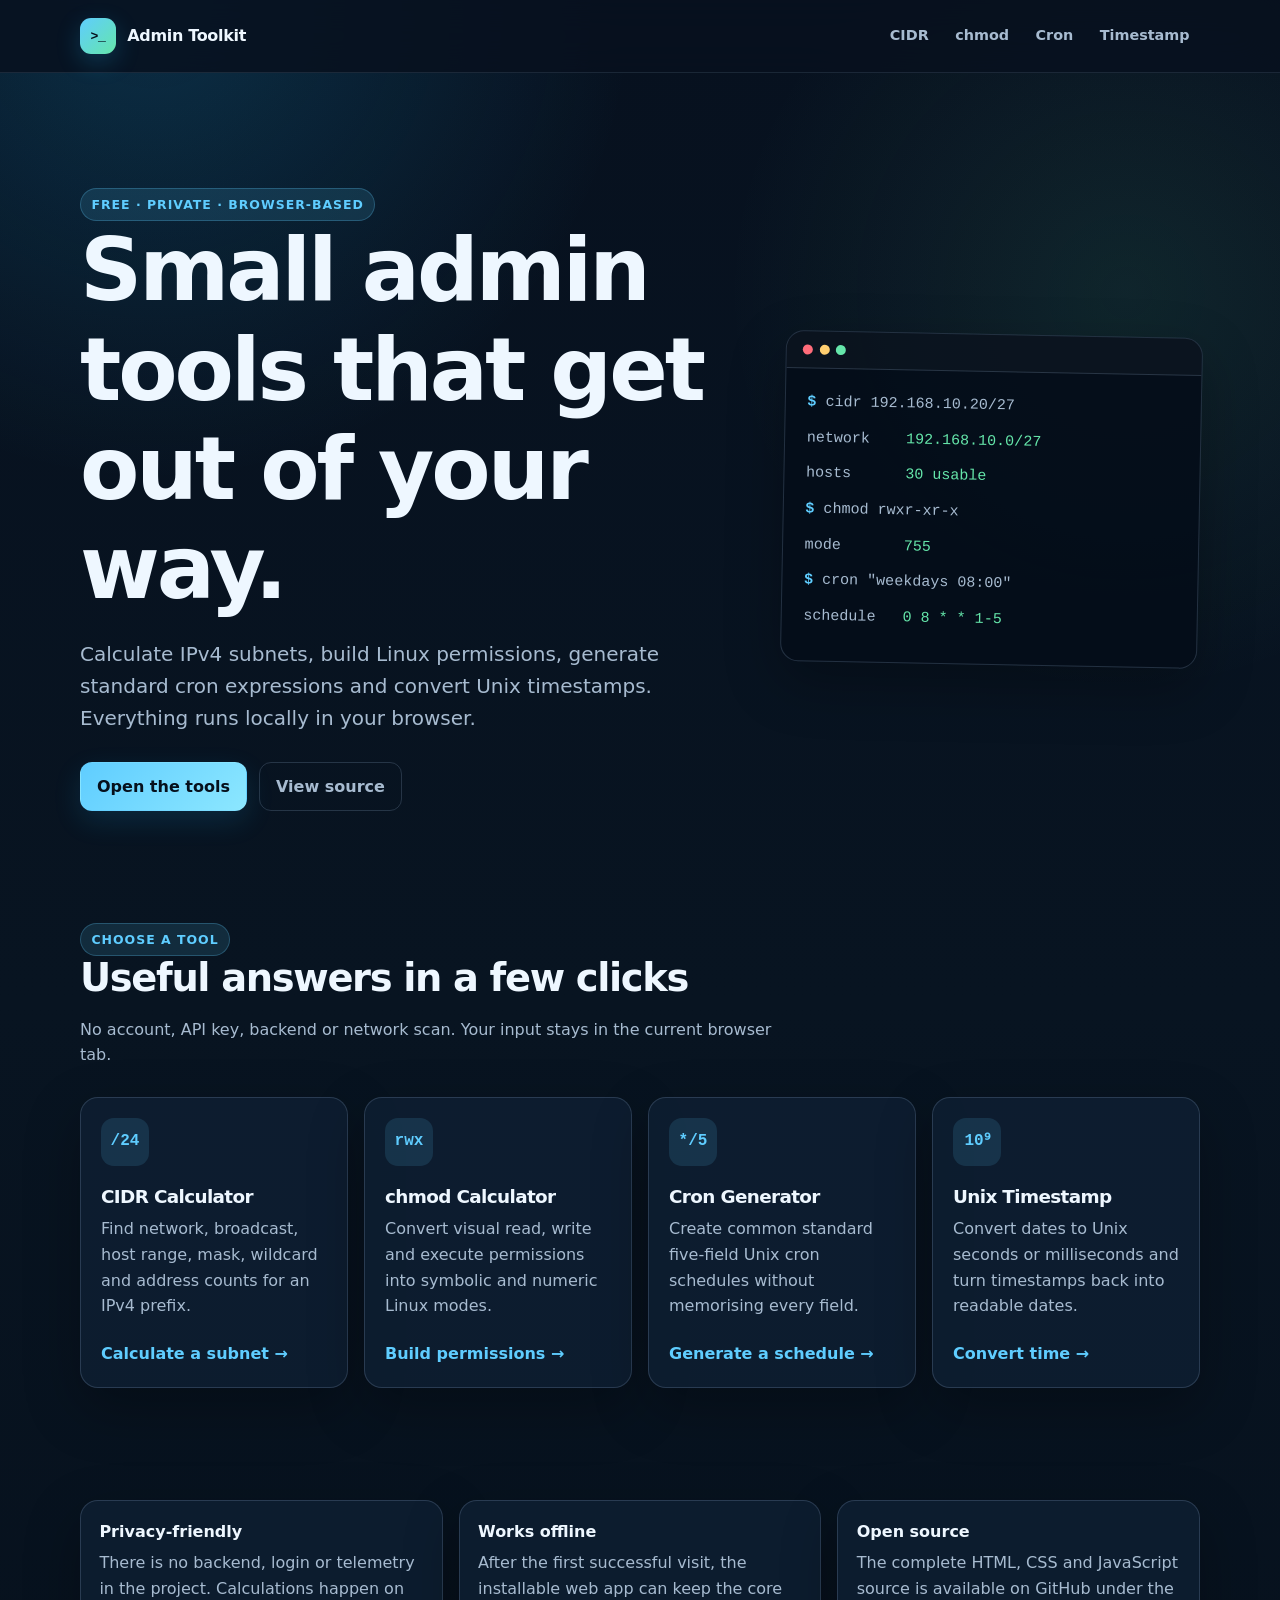
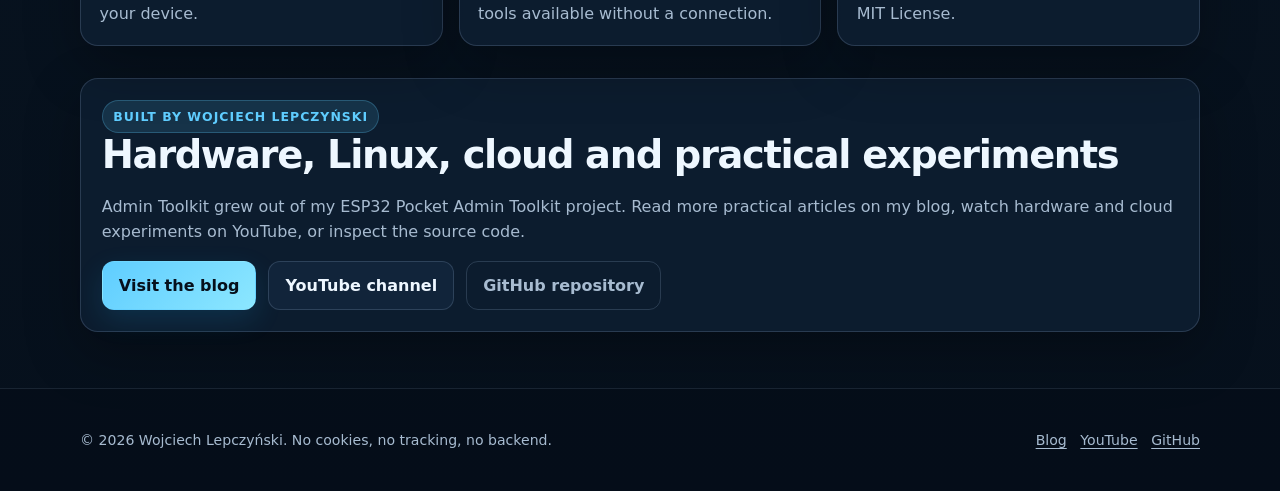
<file: index.html>
<!doctype html>
<html lang="en">
<head>
  <meta charset="utf-8">
  <meta name="viewport" content="width=device-width, initial-scale=1">
  <title>Admin Toolkit — Free CIDR, chmod, cron and timestamp tools</title>
  <meta name="description" content="Free, privacy-friendly browser tools for CIDR subnet calculations, Linux chmod permissions, cron expressions and Unix timestamps.">
  <link rel="canonical" href="https://admintoolkit.lepczynski.it/">
  <meta property="og:type" content="website">
  <meta property="og:title" content="Admin Toolkit — Practical browser tools for administrators">
  <meta property="og:description" content="CIDR, chmod, cron and Unix timestamp tools that run locally in your browser.">
  <meta property="og:url" content="https://admintoolkit.lepczynski.it/">
  <meta property="og:image" content="https://admintoolkit.lepczynski.it/assets/og/admin-toolkit.png">
  <meta name="twitter:card" content="summary_large_image">
  <meta name="theme-color" content="#07111f">
  <link rel="icon" href="/assets/icons/icon.svg" type="image/svg+xml">
  <link rel="apple-touch-icon" href="/assets/icons/icon-192.png">
  <link rel="manifest" href="/site.webmanifest">
  <link rel="stylesheet" href="/assets/css/styles.css">
  <script defer src="/assets/js/config.js"></script>
  <script defer src="/assets/js/site.js"></script>
</head>
<body>
  <a class="skip-link" href="#main">Skip to content</a>
  <header class="site-header">
    <div class="header-inner">
      <a class="brand" href="/" aria-label="Admin Toolkit home"><span class="brand-mark" aria-hidden="true"></span><span>Admin Toolkit</span></a>
      <nav class="site-nav" aria-label="Main navigation">
        <a href="/cidr/">CIDR</a>
        <a href="/chmod/">chmod</a>
        <a href="/cron/">Cron</a>
        <a href="/timestamp/">Timestamp</a>
      </nav>
    </div>
  </header>

  <main id="main">
    <section class="hero">
      <div class="container hero-grid">
        <div>
          <span class="eyebrow">Free · Private · Browser-based</span>
          <h1>Small admin tools that get out of your way.</h1>
          <p class="lead">Calculate IPv4 subnets, build Linux permissions, generate standard cron expressions and convert Unix timestamps. Everything runs locally in your browser.</p>
          <div class="hero-actions">
            <a class="button" href="#tools">Open the tools</a>
            <button class="button secondary" type="button" data-install-app hidden>Install offline app</button>
            <a class="button ghost" data-external-link="github" href="https://github.com/lepczynski-cloud/admin-toolkit">View source</a>
          </div>
        </div>
        <div class="terminal-card" aria-label="Example toolkit output">
          <div class="terminal-topbar" aria-hidden="true"><span class="terminal-dot"></span><span class="terminal-dot"></span><span class="terminal-dot"></span></div>
          <div class="terminal-body">
            <p class="terminal-line"><strong>$</strong> cidr 192.168.10.20/27</p>
            <p class="terminal-line">network&nbsp;&nbsp;&nbsp; <span class="success">192.168.10.0/27</span></p>
            <p class="terminal-line">hosts&nbsp;&nbsp;&nbsp;&nbsp;&nbsp; <span class="success">30 usable</span></p>
            <p class="terminal-line"><strong>$</strong> chmod rwxr-xr-x</p>
            <p class="terminal-line">mode&nbsp;&nbsp;&nbsp;&nbsp;&nbsp;&nbsp; <span class="success">755</span></p>
            <p class="terminal-line"><strong>$</strong> cron "weekdays 08:00"</p>
            <p class="terminal-line">schedule&nbsp;&nbsp; <span class="success">0 8 * * 1-5</span></p>
          </div>
        </div>
      </div>
    </section>

    <section class="section" id="tools">
      <div class="container">
        <div class="section-heading">
          <span class="eyebrow">Choose a tool</span>
          <h2>Useful answers in a few clicks</h2>
          <p>No account, API key, backend or network scan. Your input stays in the current browser tab.</p>
        </div>
        <div class="tool-grid">
          <a class="tool-card" href="/cidr/">
            <span class="tool-icon">/24</span>
            <h3>CIDR Calculator</h3>
            <p>Find network, broadcast, host range, mask, wildcard and address counts for an IPv4 prefix.</p>
            <span class="open-tool">Calculate a subnet →</span>
          </a>
          <a class="tool-card" href="/chmod/">
            <span class="tool-icon">rwx</span>
            <h3>chmod Calculator</h3>
            <p>Convert visual read, write and execute permissions into symbolic and numeric Linux modes.</p>
            <span class="open-tool">Build permissions →</span>
          </a>
          <a class="tool-card" href="/cron/">
            <span class="tool-icon">*/5</span>
            <h3>Cron Generator</h3>
            <p>Create common standard five-field Unix cron schedules without memorising every field.</p>
            <span class="open-tool">Generate a schedule →</span>
          </a>
          <a class="tool-card" href="/timestamp/">
            <span class="tool-icon">10⁹</span>
            <h3>Unix Timestamp</h3>
            <p>Convert dates to Unix seconds or milliseconds and turn timestamps back into readable dates.</p>
            <span class="open-tool">Convert time →</span>
          </a>
        </div>
      </div>
    </section>

    <section class="section">
      <div class="container">
        <div class="info-grid">
          <article class="info-card"><strong>Privacy-friendly</strong><p>There is no backend, login or telemetry in the project. Calculations happen on your device.</p></article>
          <article class="info-card"><strong>Works offline</strong><p>After the first successful visit, the installable web app can keep the core tools available without a connection.</p></article>
          <article class="info-card"><strong>Open source</strong><p>The complete HTML, CSS and JavaScript source is available on GitHub under the MIT License.</p></article>
        </div>
        <div class="callout">
          <span class="badge">Built by Wojciech Lepczyński</span>
          <h2>Hardware, Linux, cloud and practical experiments</h2>
          <p class="muted">Admin Toolkit grew out of my ESP32 Pocket Admin Toolkit project. Read more practical articles on my blog, watch hardware and cloud experiments on YouTube, or inspect the source code.</p>
          <div class="external-links">
            <a class="button" data-external-link="blog" href="https://lepczynski.it">Visit the blog</a>
            <a class="button secondary" data-external-link="youtube" href="https://www.youtube.com/@WojciechLepczynski">YouTube channel</a>
            <a class="button ghost" data-external-link="github" href="https://github.com/lepczynski-cloud/admin-toolkit">GitHub repository</a>
            <a class="button ghost" data-external-link="video" href="#" hidden>Watch the project video</a>
            <a class="button ghost" data-external-link="article" href="#" hidden>Read the project article</a>
          </div>
        </div>
      </div>
    </section>
  </main>

  <footer class="site-footer">
    <div class="footer-inner">
      <p class="footer-copy">© <span data-current-year></span> Wojciech Lepczyński. No cookies, no tracking, no backend.</p>
      <div class="footer-links">
        <a data-external-link="blog" href="https://lepczynski.it">Blog</a>
        <a data-external-link="youtube" href="https://www.youtube.com/@WojciechLepczynski">YouTube</a>
        <a data-external-link="github" href="https://github.com/lepczynski-cloud/admin-toolkit">GitHub</a>
      </div>
    </div>
  </footer>
</body>
</html>
</file>
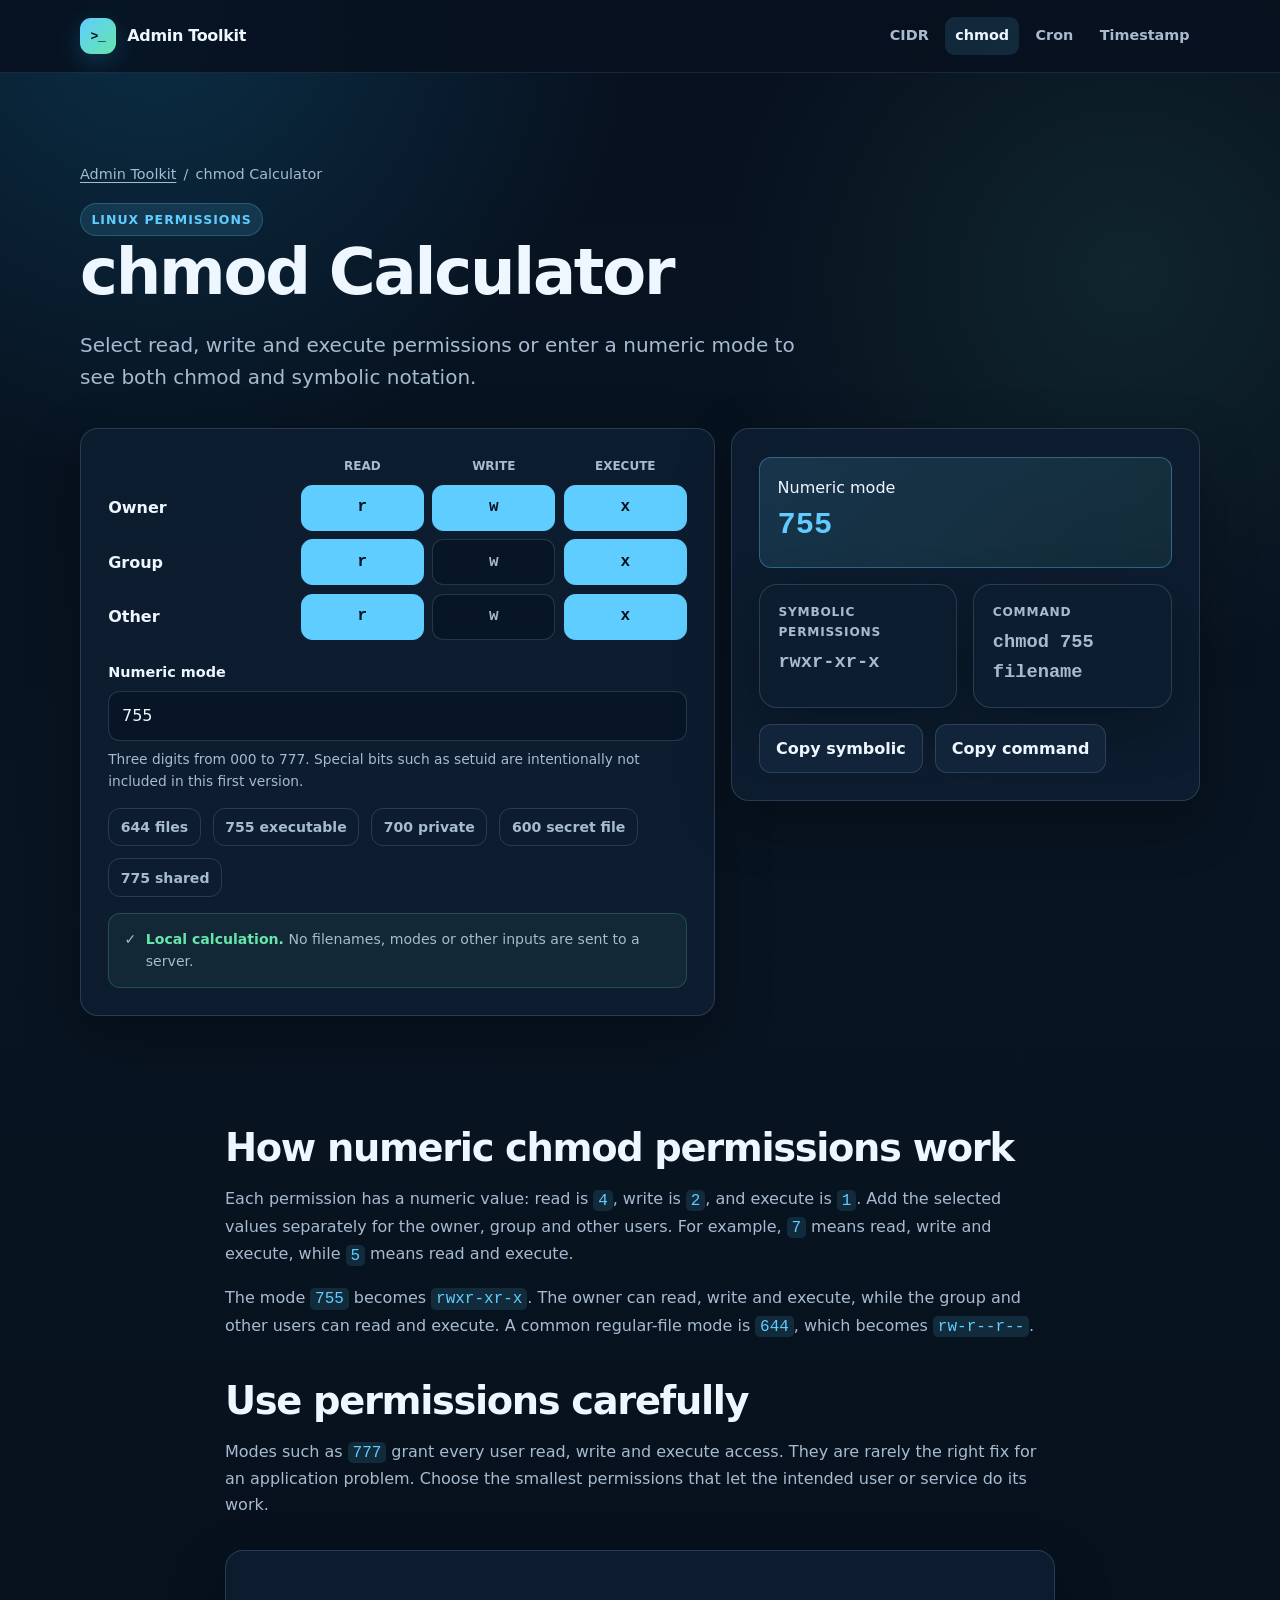
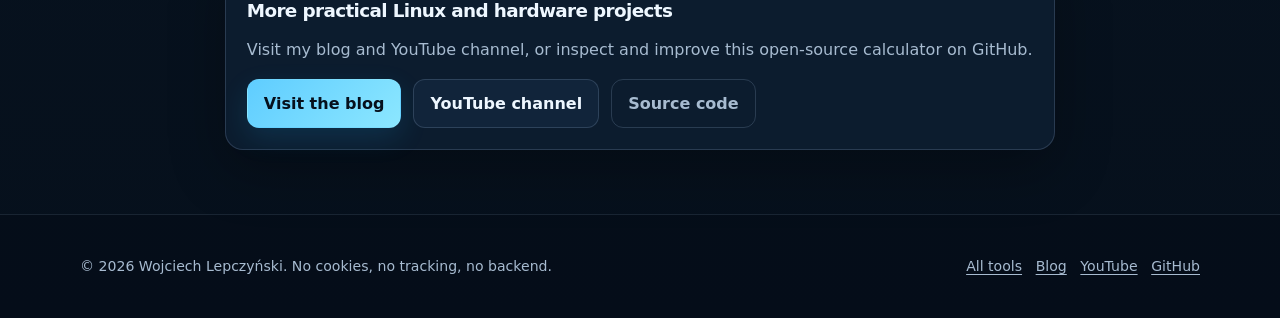
<file: chmod/index.html>
<!doctype html>
<html lang="en">
<head>
  <meta charset="utf-8"><meta name="viewport" content="width=device-width, initial-scale=1">
  <title>chmod Calculator — Linux file permissions</title>
  <meta name="description" content="Build Linux read, write and execute permissions visually and convert them to numeric chmod and symbolic rwx notation.">
  <link rel="canonical" href="https://admintoolkit.lepczynski.it/chmod/">
  <meta property="og:type" content="website"><meta property="og:title" content="chmod Calculator — Admin Toolkit"><meta property="og:description" content="Convert Linux permissions between numeric and symbolic notation."><meta property="og:url" content="https://admintoolkit.lepczynski.it/chmod/"><meta property="og:image" content="https://admintoolkit.lepczynski.it/assets/og/admin-toolkit.png"><meta name="twitter:card" content="summary_large_image"><meta name="theme-color" content="#07111f">
  <link rel="icon" href="/assets/icons/icon.svg" type="image/svg+xml"><link rel="apple-touch-icon" href="/assets/icons/icon-192.png"><link rel="manifest" href="/site.webmanifest"><link rel="stylesheet" href="/assets/css/styles.css">
  <script defer src="/assets/js/config.js"></script><script defer src="/assets/js/site.js"></script><script defer src="/assets/js/chmod.js"></script>
</head>
<body>
  <a class="skip-link" href="#main">Skip to content</a><header class="site-header"><div class="header-inner"><a class="brand" href="/"><span class="brand-mark" aria-hidden="true"></span><span>Admin Toolkit</span></a><nav class="site-nav" aria-label="Main navigation"><a href="/cidr/">CIDR</a><a href="/chmod/" aria-current="page">chmod</a><a href="/cron/">Cron</a><a href="/timestamp/">Timestamp</a></nav></div></header>
  <main id="main">
    <section class="tool-hero"><div class="container"><div class="breadcrumbs"><a href="/">Admin Toolkit</a><span aria-hidden="true">/</span><span>chmod Calculator</span></div><span class="eyebrow">Linux permissions</span><h1>chmod Calculator</h1><p class="lead">Select read, write and execute permissions or enter a numeric mode to see both chmod and symbolic notation.</p></div></section>
    <section class="container tool-layout">
      <div class="panel">
        <div class="permission-table" aria-label="Permission selector">
          <span></span><span class="permission-head">Read</span><span class="permission-head">Write</span><span class="permission-head">Execute</span>
          <span class="permission-owner">Owner</span>
          <span class="permission-toggle"><input id="owner-read" type="checkbox" data-permission="owner-read"><label for="owner-read">r</label></span><span class="permission-toggle"><input id="owner-write" type="checkbox" data-permission="owner-write"><label for="owner-write">w</label></span><span class="permission-toggle"><input id="owner-execute" type="checkbox" data-permission="owner-execute"><label for="owner-execute">x</label></span>
          <span class="permission-owner">Group</span>
          <span class="permission-toggle"><input id="group-read" type="checkbox" data-permission="group-read"><label for="group-read">r</label></span><span class="permission-toggle"><input id="group-write" type="checkbox" data-permission="group-write"><label for="group-write">w</label></span><span class="permission-toggle"><input id="group-execute" type="checkbox" data-permission="group-execute"><label for="group-execute">x</label></span>
          <span class="permission-owner">Other</span>
          <span class="permission-toggle"><input id="other-read" type="checkbox" data-permission="other-read"><label for="other-read">r</label></span><span class="permission-toggle"><input id="other-write" type="checkbox" data-permission="other-write"><label for="other-write">w</label></span><span class="permission-toggle"><input id="other-execute" type="checkbox" data-permission="other-execute"><label for="other-execute">x</label></span>
        </div>
        <div class="form-group" style="margin-top:1.3rem"><label for="chmod-mode">Numeric mode</label><input id="chmod-mode" type="text" inputmode="numeric" maxlength="3" value="755" aria-describedby="chmod-help"><p class="help-text" id="chmod-help">Three digits from 000 to 777. Special bits such as setuid are intentionally not included in this first version.</p></div>
        <div class="preset-row" style="margin-top:1rem"><button class="button ghost small" type="button" data-chmod-preset="644">644 files</button><button class="button ghost small" type="button" data-chmod-preset="755">755 executable</button><button class="button ghost small" type="button" data-chmod-preset="700">700 private</button><button class="button ghost small" type="button" data-chmod-preset="600">600 secret file</button><button class="button ghost small" type="button" data-chmod-preset="775">775 shared</button></div>
        <div class="alert error" id="chmod-error" role="alert" hidden></div><div class="privacy-note"><span aria-hidden="true">✓</span><div><strong>Local calculation.</strong> No filenames, modes or other inputs are sent to a server.</div></div>
      </div>
      <aside class="panel sticky" aria-live="polite">
        <div class="result-highlight"><div class="result-label">Numeric mode</div><p class="result-value" id="chmod-numeric">755</p></div>
        <div class="result-grid" style="margin-top:1rem"><div class="result-card"><div class="result-label">Symbolic permissions</div><p class="result-value" id="chmod-symbolic">rwxr-xr-x</p></div><div class="result-card"><div class="result-label">Command</div><p class="result-value" id="chmod-command">chmod 755 filename</p></div></div>
        <div class="action-row" style="margin-top:1rem"><button class="button secondary" type="button" data-copy-target="#chmod-symbolic">Copy symbolic</button><button class="button secondary" type="button" data-copy-target="#chmod-command">Copy command</button></div>
      </aside>
    </section>
    <section class="content-section"><div class="container prose"><h2>How numeric chmod permissions work</h2><p>Each permission has a numeric value: read is <code>4</code>, write is <code>2</code>, and execute is <code>1</code>. Add the selected values separately for the owner, group and other users. For example, <code>7</code> means read, write and execute, while <code>5</code> means read and execute.</p><p>The mode <code>755</code> becomes <code>rwxr-xr-x</code>. The owner can read, write and execute, while the group and other users can read and execute. A common regular-file mode is <code>644</code>, which becomes <code>rw-r--r--</code>.</p><h2>Use permissions carefully</h2><p>Modes such as <code>777</code> grant every user read, write and execute access. They are rarely the right fix for an application problem. Choose the smallest permissions that let the intended user or service do its work.</p><div class="callout"><h3>More practical Linux and hardware projects</h3><p>Visit my blog and YouTube channel, or inspect and improve this open-source calculator on GitHub.</p><div class="external-links"><a class="button" data-external-link="blog" href="https://lepczynski.it">Visit the blog</a><a class="button secondary" data-external-link="youtube" href="https://www.youtube.com/@WojciechLepczynski">YouTube channel</a><a class="button ghost" data-external-link="github" href="https://github.com/lepczynski-cloud/admin-toolkit">Source code</a><a class="button ghost" data-external-link="video" href="#" hidden>Watch the project video</a></div></div></div></section>
  </main>
  <footer class="site-footer"><div class="footer-inner"><p class="footer-copy">© <span data-current-year></span> Wojciech Lepczyński. No cookies, no tracking, no backend.</p><div class="footer-links"><a href="/">All tools</a><a data-external-link="blog" href="https://lepczynski.it">Blog</a><a data-external-link="youtube" href="https://www.youtube.com/@WojciechLepczynski">YouTube</a><a data-external-link="github" href="https://github.com/lepczynski-cloud/admin-toolkit">GitHub</a></div></div></footer>
</body>
</html>
</file>
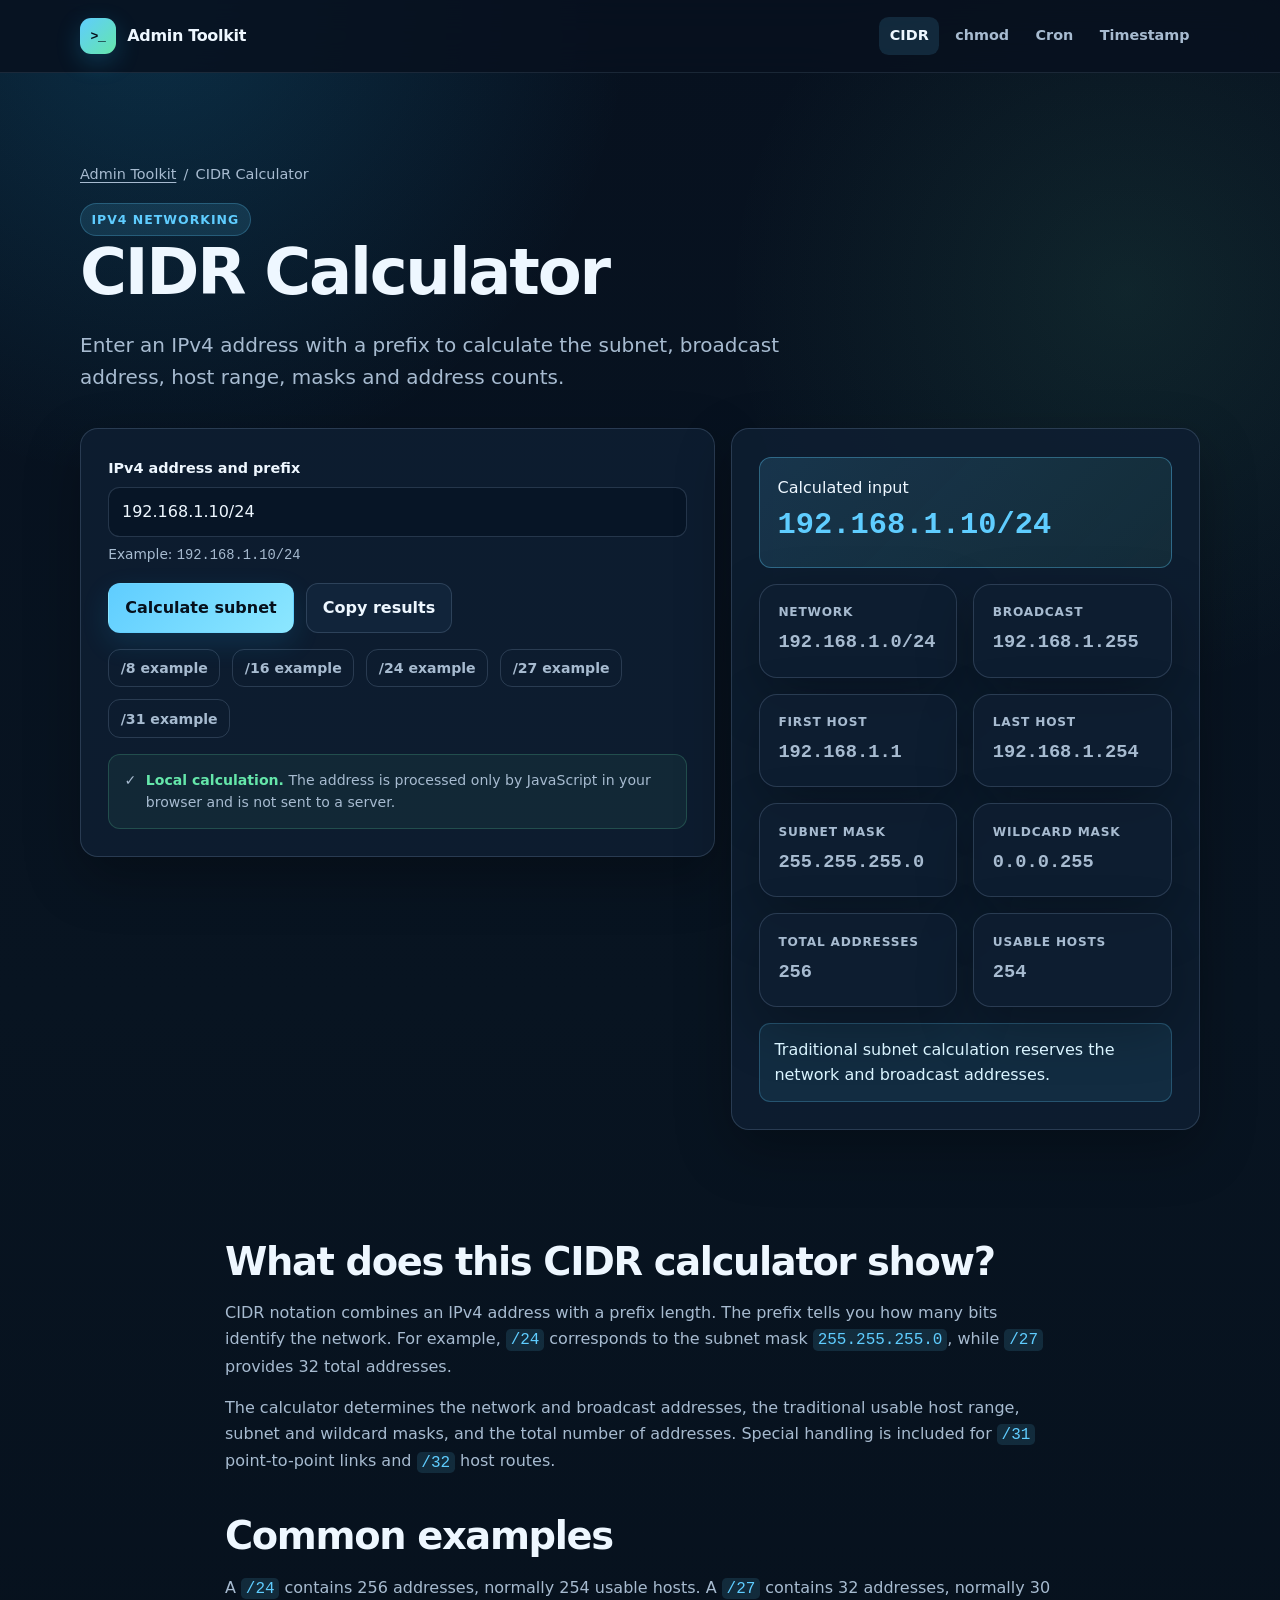
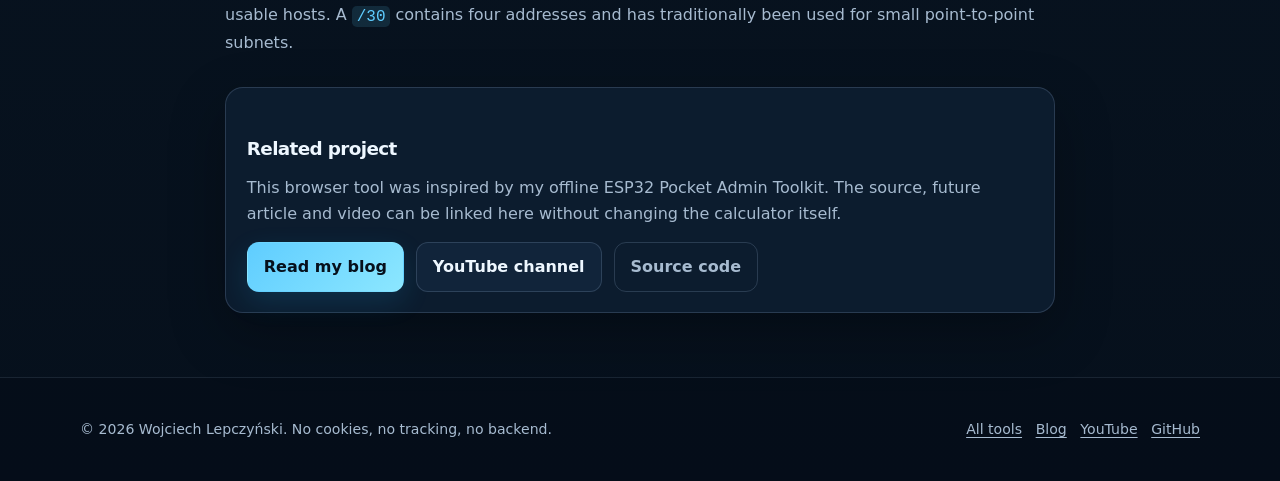
<file: cidr/index.html>
<!doctype html>
<html lang="en">
<head>
  <meta charset="utf-8">
  <meta name="viewport" content="width=device-width, initial-scale=1">
  <title>CIDR Calculator — IPv4 subnet, range, mask and hosts</title>
  <meta name="description" content="Calculate IPv4 network address, broadcast, usable host range, subnet mask, wildcard mask and address count from CIDR notation.">
  <link rel="canonical" href="https://admintoolkit.lepczynski.it/cidr/">
  <meta property="og:type" content="website"><meta property="og:title" content="CIDR Calculator — Admin Toolkit"><meta property="og:description" content="Calculate IPv4 subnet details locally in your browser."><meta property="og:url" content="https://admintoolkit.lepczynski.it/cidr/"><meta property="og:image" content="https://admintoolkit.lepczynski.it/assets/og/admin-toolkit.png">
  <meta name="twitter:card" content="summary_large_image"><meta name="theme-color" content="#07111f">
  <link rel="icon" href="/assets/icons/icon.svg" type="image/svg+xml"><link rel="apple-touch-icon" href="/assets/icons/icon-192.png"><link rel="manifest" href="/site.webmanifest"><link rel="stylesheet" href="/assets/css/styles.css">
  <script defer src="/assets/js/config.js"></script><script defer src="/assets/js/site.js"></script><script defer src="/assets/js/cidr.js"></script>
</head>
<body>
  <a class="skip-link" href="#main">Skip to content</a>
  <header class="site-header"><div class="header-inner"><a class="brand" href="/"><span class="brand-mark" aria-hidden="true"></span><span>Admin Toolkit</span></a><nav class="site-nav" aria-label="Main navigation"><a href="/cidr/" aria-current="page">CIDR</a><a href="/chmod/">chmod</a><a href="/cron/">Cron</a><a href="/timestamp/">Timestamp</a></nav></div></header>
  <main id="main">
    <section class="tool-hero"><div class="container"><div class="breadcrumbs"><a href="/">Admin Toolkit</a><span aria-hidden="true">/</span><span>CIDR Calculator</span></div><span class="eyebrow">IPv4 networking</span><h1>CIDR Calculator</h1><p class="lead">Enter an IPv4 address with a prefix to calculate the subnet, broadcast address, host range, masks and address counts.</p></div></section>
    <section class="container tool-layout">
      <div class="panel">
        <form id="cidr-form" novalidate>
          <div class="form-group"><label for="cidr-input">IPv4 address and prefix</label><input id="cidr-input" type="text" inputmode="decimal" autocomplete="off" spellcheck="false" value="192.168.1.10/24" aria-describedby="cidr-help"><p class="help-text" id="cidr-help">Example: <code>192.168.1.10/24</code></p></div>
          <div class="action-row" style="margin-top:1rem"><button class="button" type="submit">Calculate subnet</button><button class="button secondary" type="button" id="copy-cidr-results">Copy results</button></div>
          <div class="preset-row" style="margin-top:1rem"><button class="button ghost small" type="button" data-cidr-example="10.0.0.10/8">/8 example</button><button class="button ghost small" type="button" data-cidr-example="172.16.10.20/16">/16 example</button><button class="button ghost small" type="button" data-cidr-example="192.168.1.20/24">/24 example</button><button class="button ghost small" type="button" data-cidr-example="192.168.1.33/27">/27 example</button><button class="button ghost small" type="button" data-cidr-example="192.0.2.4/31">/31 example</button></div>
          <div class="alert error" id="cidr-error" role="alert" hidden></div>
          <div class="privacy-note"><span aria-hidden="true">✓</span><div><strong>Local calculation.</strong> The address is processed only by JavaScript in your browser and is not sent to a server.</div></div>
        </form>
      </div>
      <aside class="panel sticky" id="cidr-results" aria-live="polite">
        <div class="result-highlight"><div class="result-label">Calculated input</div><p class="result-value" id="result-input"></p></div>
        <div class="result-grid" style="margin-top:1rem">
          <div class="result-card"><div class="result-label">Network</div><p class="result-value" id="result-network"></p></div><div class="result-card"><div class="result-label">Broadcast</div><p class="result-value" id="result-broadcast"></p></div>
          <div class="result-card"><div class="result-label">First host</div><p class="result-value" id="result-first-host"></p></div><div class="result-card"><div class="result-label">Last host</div><p class="result-value" id="result-last-host"></p></div>
          <div class="result-card"><div class="result-label">Subnet mask</div><p class="result-value" id="result-mask"></p></div><div class="result-card"><div class="result-label">Wildcard mask</div><p class="result-value" id="result-wildcard"></p></div>
          <div class="result-card"><div class="result-label">Total addresses</div><p class="result-value" id="result-total"></p></div><div class="result-card"><div class="result-label">Usable hosts</div><p class="result-value" id="result-usable"></p></div>
        </div><div class="alert note" id="cidr-summary"></div>
      </aside>
    </section>
    <section class="content-section"><div class="container prose"><h2>What does this CIDR calculator show?</h2><p>CIDR notation combines an IPv4 address with a prefix length. The prefix tells you how many bits identify the network. For example, <code>/24</code> corresponds to the subnet mask <code>255.255.255.0</code>, while <code>/27</code> provides 32 total addresses.</p><p>The calculator determines the network and broadcast addresses, the traditional usable host range, subnet and wildcard masks, and the total number of addresses. Special handling is included for <code>/31</code> point-to-point links and <code>/32</code> host routes.</p><h2>Common examples</h2><p>A <code>/24</code> contains 256 addresses, normally 254 usable hosts. A <code>/27</code> contains 32 addresses, normally 30 usable hosts. A <code>/30</code> contains four addresses and has traditionally been used for small point-to-point subnets.</p><div class="callout"><h3>Related project</h3><p>This browser tool was inspired by my offline ESP32 Pocket Admin Toolkit. The source, future article and video can be linked here without changing the calculator itself.</p><div class="external-links"><a class="button" data-external-link="blog" href="https://lepczynski.it">Read my blog</a><a class="button secondary" data-external-link="youtube" href="https://www.youtube.com/@WojciechLepczynski">YouTube channel</a><a class="button ghost" data-external-link="github" href="https://github.com/lepczynski-cloud/admin-toolkit">Source code</a><a class="button ghost" data-external-link="video" href="#" hidden>Watch the project video</a></div></div></div></section>
  </main>
  <footer class="site-footer"><div class="footer-inner"><p class="footer-copy">© <span data-current-year></span> Wojciech Lepczyński. No cookies, no tracking, no backend.</p><div class="footer-links"><a href="/">All tools</a><a data-external-link="blog" href="https://lepczynski.it">Blog</a><a data-external-link="youtube" href="https://www.youtube.com/@WojciechLepczynski">YouTube</a><a data-external-link="github" href="https://github.com/lepczynski-cloud/admin-toolkit">GitHub</a></div></div></footer>
</body>
</html>
</file>
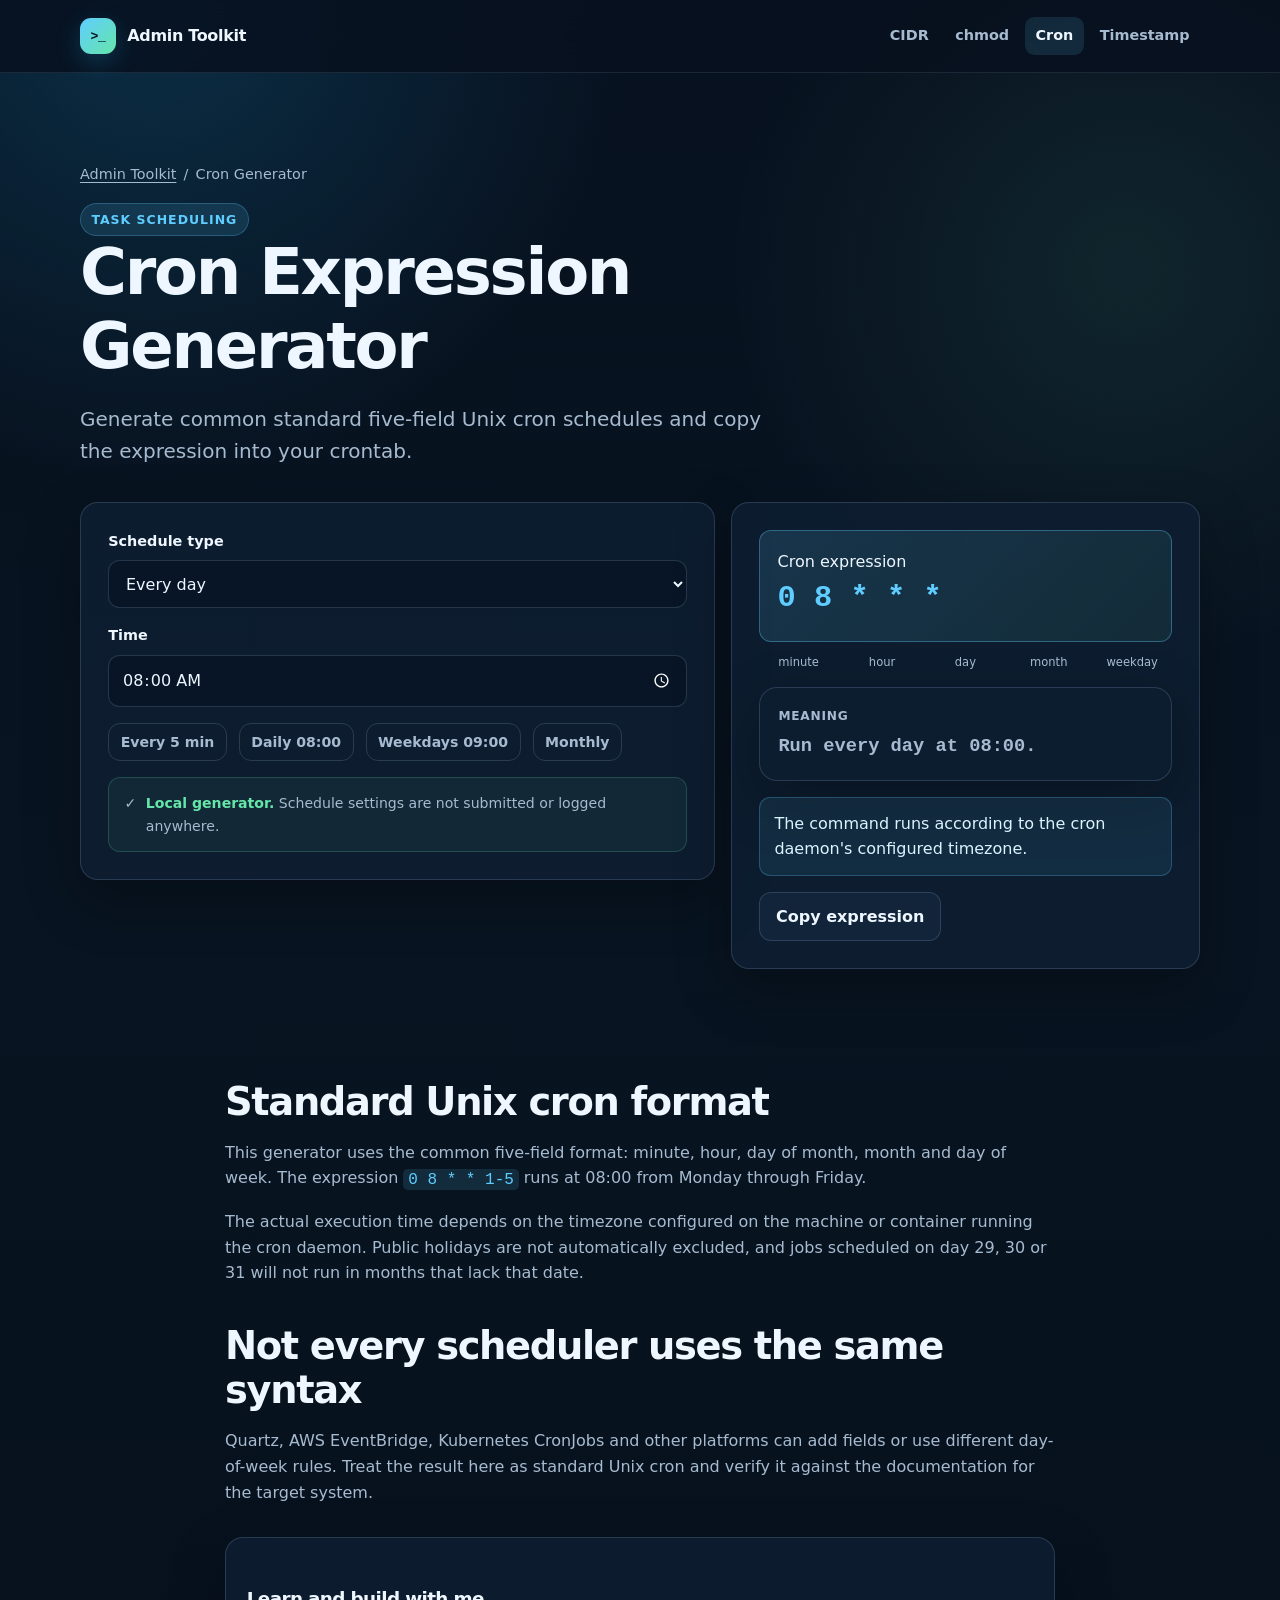
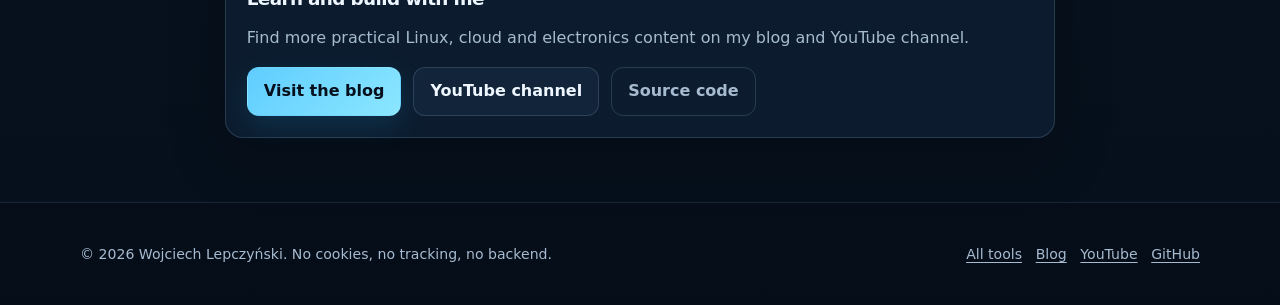
<file: cron/index.html>
<!doctype html>
<html lang="en">
<head>
  <meta charset="utf-8"><meta name="viewport" content="width=device-width, initial-scale=1">
  <title>Cron Expression Generator — Standard Unix five-field schedules</title>
  <meta name="description" content="Generate common standard five-field Unix cron expressions for intervals, hourly, daily, weekday, weekly and monthly jobs.">
  <link rel="canonical" href="https://admintoolkit.lepczynski.it/cron/">
  <meta property="og:type" content="website"><meta property="og:title" content="Cron Expression Generator — Admin Toolkit"><meta property="og:description" content="Build common Unix cron schedules in your browser."><meta property="og:url" content="https://admintoolkit.lepczynski.it/cron/"><meta property="og:image" content="https://admintoolkit.lepczynski.it/assets/og/admin-toolkit.png"><meta name="twitter:card" content="summary_large_image"><meta name="theme-color" content="#07111f">
  <link rel="icon" href="/assets/icons/icon.svg" type="image/svg+xml"><link rel="apple-touch-icon" href="/assets/icons/icon-192.png"><link rel="manifest" href="/site.webmanifest"><link rel="stylesheet" href="/assets/css/styles.css">
  <script defer src="/assets/js/config.js"></script><script defer src="/assets/js/site.js"></script><script defer src="/assets/js/cron.js"></script>
</head>
<body>
  <a class="skip-link" href="#main">Skip to content</a><header class="site-header"><div class="header-inner"><a class="brand" href="/"><span class="brand-mark" aria-hidden="true"></span><span>Admin Toolkit</span></a><nav class="site-nav" aria-label="Main navigation"><a href="/cidr/">CIDR</a><a href="/chmod/">chmod</a><a href="/cron/" aria-current="page">Cron</a><a href="/timestamp/">Timestamp</a></nav></div></header>
  <main id="main">
    <section class="tool-hero"><div class="container"><div class="breadcrumbs"><a href="/">Admin Toolkit</a><span aria-hidden="true">/</span><span>Cron Generator</span></div><span class="eyebrow">Task scheduling</span><h1>Cron Expression Generator</h1><p class="lead">Generate common standard five-field Unix cron schedules and copy the expression into your crontab.</p></div></section>
    <section class="container tool-layout">
      <div class="panel">
        <div class="form-grid">
          <div class="form-group full"><label for="cron-pattern">Schedule type</label><select id="cron-pattern"><option value="minutes">Every N minutes</option><option value="hourly">Every hour</option><option value="daily" selected>Every day</option><option value="weekdays">Monday to Friday</option><option value="weekly">Every week</option><option value="monthly">Every month</option><option value="custom">Custom expression</option></select></div>
          <div class="form-group full" data-cron-group="minutes"><label for="cron-interval">Minute interval</label><input id="cron-interval" type="number" min="1" max="59" value="5"></div>
          <div class="form-group full" data-cron-group="hourly"><label for="cron-minute">Minute of every hour</label><input id="cron-minute" type="number" min="0" max="59" value="0"></div>
          <div class="form-group full" data-cron-group="daily weekdays weekly monthly"><label for="cron-time">Time</label><input id="cron-time" type="time" value="08:00"></div>
          <div class="form-group full" data-cron-group="weekly"><label for="cron-weekday">Day of week</label><select id="cron-weekday"><option value="1">Monday</option><option value="2">Tuesday</option><option value="3">Wednesday</option><option value="4">Thursday</option><option value="5">Friday</option><option value="6">Saturday</option><option value="0">Sunday</option></select></div>
          <div class="form-group full" data-cron-group="monthly"><label for="cron-monthday">Day of month</label><input id="cron-monthday" type="number" min="1" max="31" value="1"></div>
          <div class="form-group full" data-cron-group="custom"><label for="cron-custom">Five-field expression</label><input id="cron-custom" class="mono" type="text" value="0 8 * * 1-5" autocomplete="off" spellcheck="false"><p class="help-text">Order: minute, hour, day of month, month, day of week.</p></div>
        </div>
        <div class="preset-row" style="margin-top:1rem"><button class="button ghost small" type="button" data-cron-preset="minutes">Every 5 min</button><button class="button ghost small" type="button" data-cron-preset="daily" data-cron-time="08:00">Daily 08:00</button><button class="button ghost small" type="button" data-cron-preset="weekdays" data-cron-time="09:00">Weekdays 09:00</button><button class="button ghost small" type="button" data-cron-preset="monthly" data-cron-time="00:00">Monthly</button></div>
        <div class="alert error" id="cron-error" role="alert" hidden></div><div class="privacy-note"><span aria-hidden="true">✓</span><div><strong>Local generator.</strong> Schedule settings are not submitted or logged anywhere.</div></div>
      </div>
      <aside class="panel sticky" aria-live="polite">
        <div class="result-highlight"><div class="result-label">Cron expression</div><p class="result-value" id="cron-expression">0 8 * * *</p></div>
        <div class="cron-field-labels" aria-hidden="true"><span>minute</span><span>hour</span><span>day</span><span>month</span><span>weekday</span></div>
        <div class="result-card" style="margin-top:1rem"><div class="result-label">Meaning</div><p class="result-value" id="cron-description"></p></div>
        <div class="alert note" id="cron-note"></div>
        <div class="action-row" style="margin-top:1rem"><button class="button secondary" type="button" data-copy-target="#cron-expression">Copy expression</button></div>
      </aside>
    </section>
    <section class="content-section"><div class="container prose"><h2>Standard Unix cron format</h2><p>This generator uses the common five-field format: minute, hour, day of month, month and day of week. The expression <code>0 8 * * 1-5</code> runs at 08:00 from Monday through Friday.</p><p>The actual execution time depends on the timezone configured on the machine or container running the cron daemon. Public holidays are not automatically excluded, and jobs scheduled on day 29, 30 or 31 will not run in months that lack that date.</p><h2>Not every scheduler uses the same syntax</h2><p>Quartz, AWS EventBridge, Kubernetes CronJobs and other platforms can add fields or use different day-of-week rules. Treat the result here as standard Unix cron and verify it against the documentation for the target system.</p><div class="callout"><h3>Learn and build with me</h3><p>Find more practical Linux, cloud and electronics content on my blog and YouTube channel.</p><div class="external-links"><a class="button" data-external-link="blog" href="https://lepczynski.it">Visit the blog</a><a class="button secondary" data-external-link="youtube" href="https://www.youtube.com/@WojciechLepczynski">YouTube channel</a><a class="button ghost" data-external-link="github" href="https://github.com/lepczynski-cloud/admin-toolkit">Source code</a><a class="button ghost" data-external-link="video" href="#" hidden>Watch the project video</a></div></div></div></section>
  </main>
  <footer class="site-footer"><div class="footer-inner"><p class="footer-copy">© <span data-current-year></span> Wojciech Lepczyński. No cookies, no tracking, no backend.</p><div class="footer-links"><a href="/">All tools</a><a data-external-link="blog" href="https://lepczynski.it">Blog</a><a data-external-link="youtube" href="https://www.youtube.com/@WojciechLepczynski">YouTube</a><a data-external-link="github" href="https://github.com/lepczynski-cloud/admin-toolkit">GitHub</a></div></div></footer>
</body>
</html>
</file>
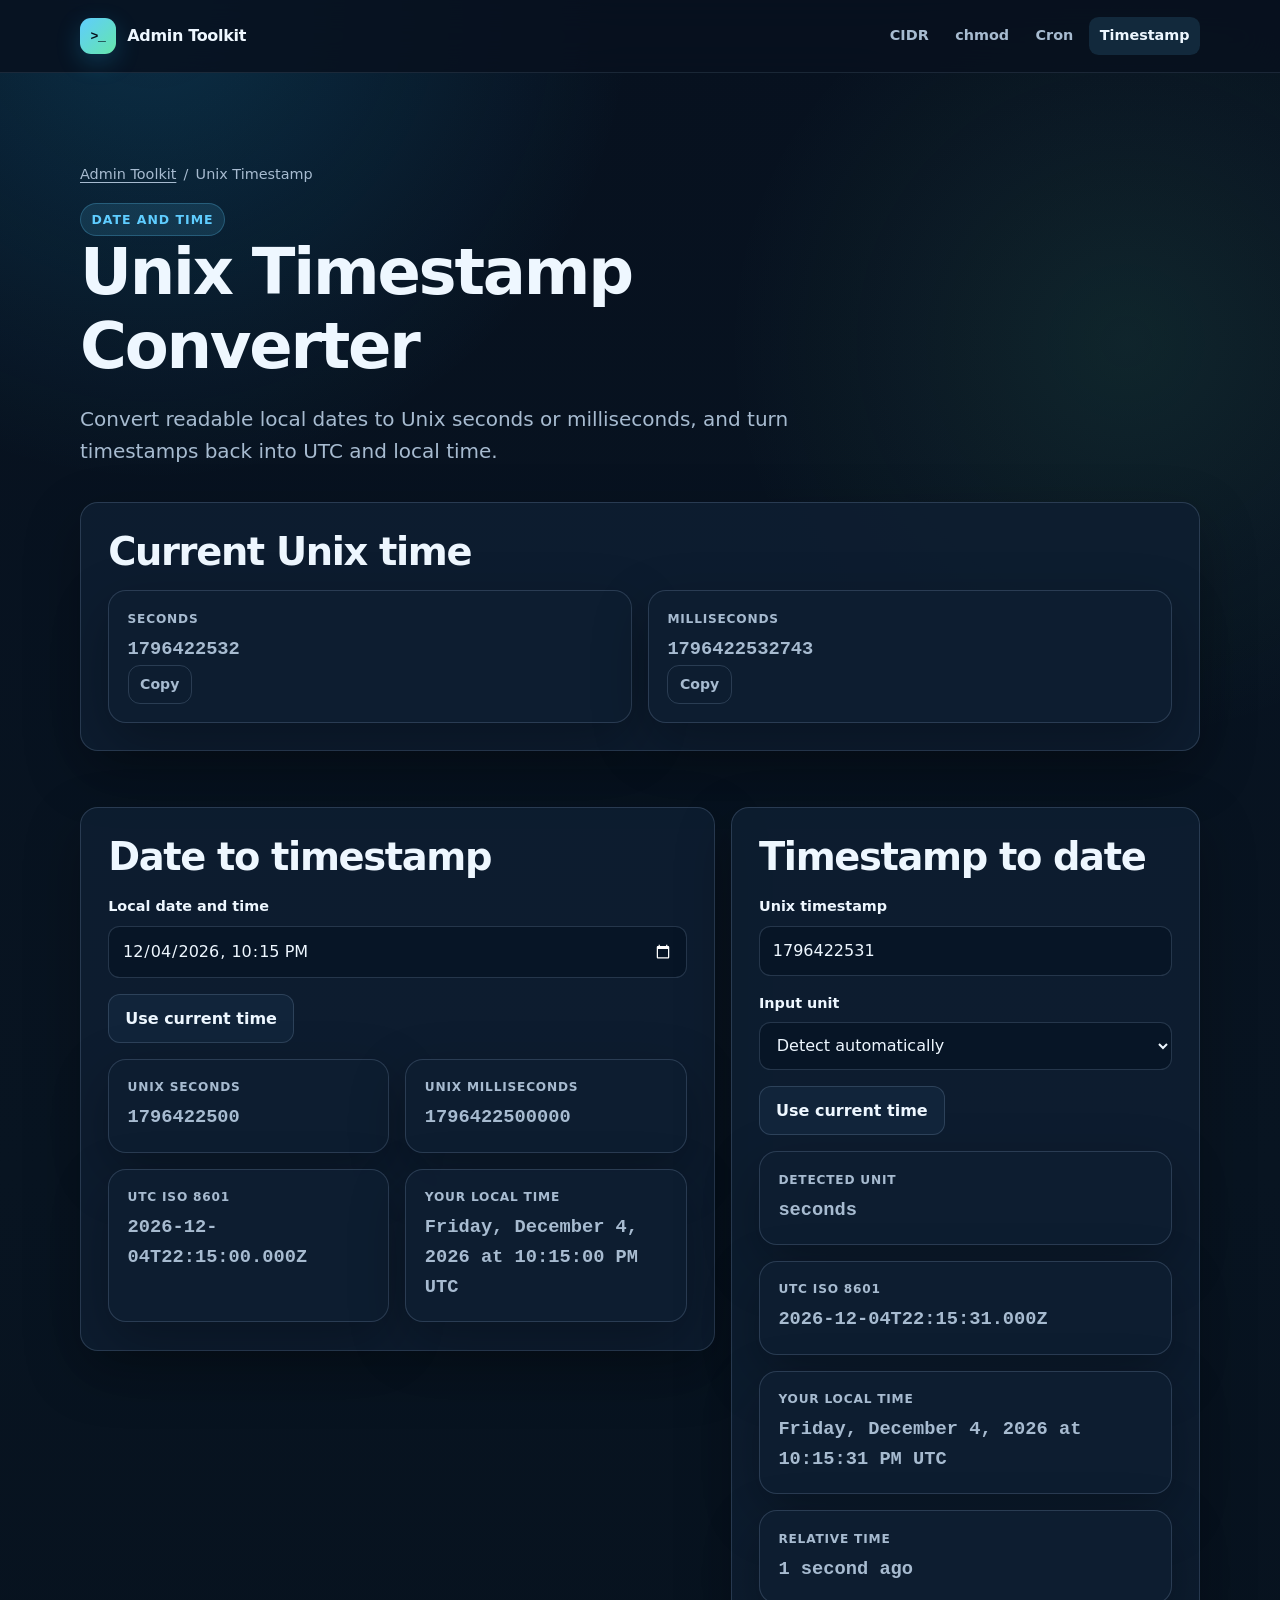
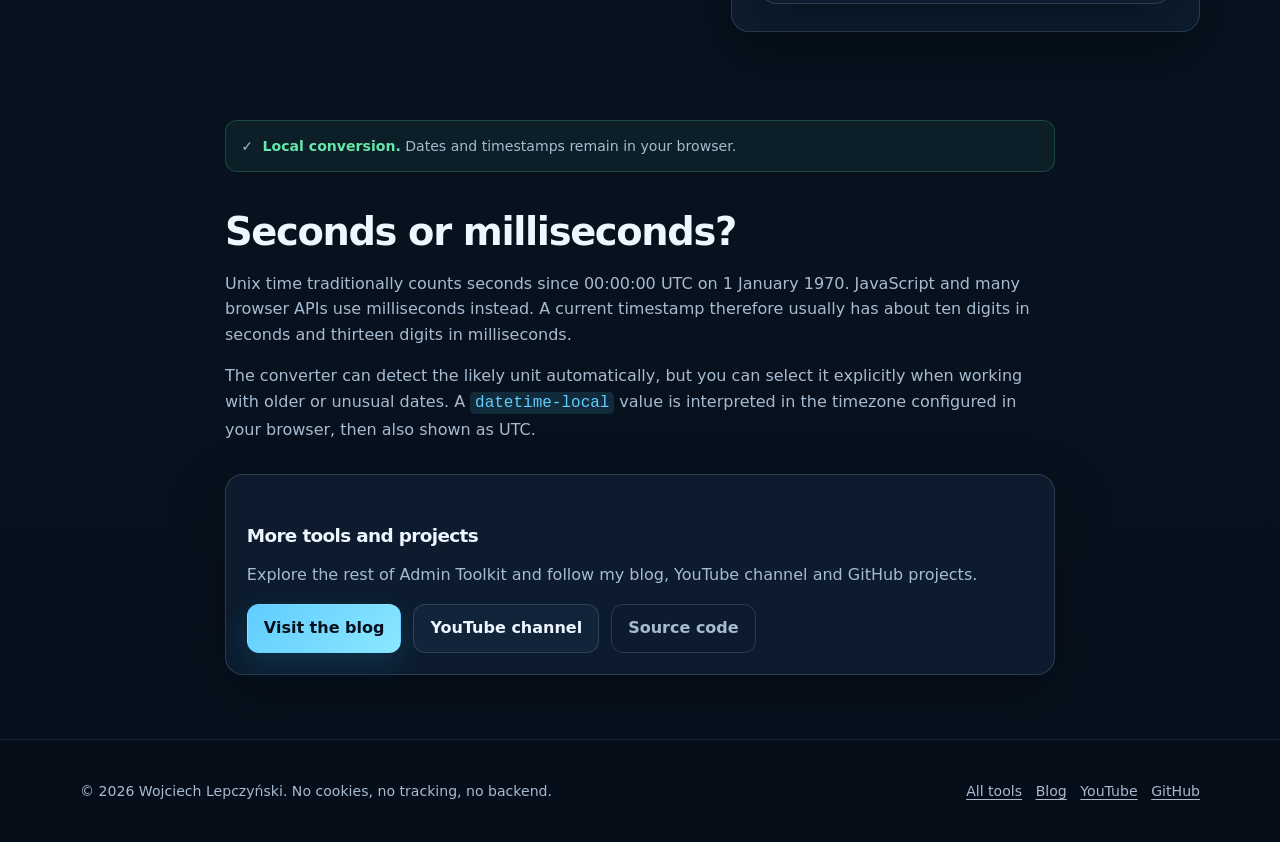
<file: timestamp/index.html>
<!doctype html>
<html lang="en">
<head>
  <meta charset="utf-8"><meta name="viewport" content="width=device-width, initial-scale=1">
  <title>Unix Timestamp Converter — Seconds, milliseconds, UTC and local time</title>
  <meta name="description" content="Convert local dates to Unix timestamp seconds or milliseconds, and convert Unix timestamps back to UTC and local date formats.">
  <link rel="canonical" href="https://admintoolkit.lepczynski.it/timestamp/">
  <meta property="og:type" content="website"><meta property="og:title" content="Unix Timestamp Converter — Admin Toolkit"><meta property="og:description" content="Convert Unix timestamps and readable dates locally in your browser."><meta property="og:url" content="https://admintoolkit.lepczynski.it/timestamp/"><meta property="og:image" content="https://admintoolkit.lepczynski.it/assets/og/admin-toolkit.png"><meta name="twitter:card" content="summary_large_image"><meta name="theme-color" content="#07111f">
  <link rel="icon" href="/assets/icons/icon.svg" type="image/svg+xml"><link rel="apple-touch-icon" href="/assets/icons/icon-192.png"><link rel="manifest" href="/site.webmanifest"><link rel="stylesheet" href="/assets/css/styles.css">
  <script defer src="/assets/js/config.js"></script><script defer src="/assets/js/site.js"></script><script defer src="/assets/js/timestamp.js"></script>
</head>
<body>
  <a class="skip-link" href="#main">Skip to content</a><header class="site-header"><div class="header-inner"><a class="brand" href="/"><span class="brand-mark" aria-hidden="true"></span><span>Admin Toolkit</span></a><nav class="site-nav" aria-label="Main navigation"><a href="/cidr/">CIDR</a><a href="/chmod/">chmod</a><a href="/cron/">Cron</a><a href="/timestamp/" aria-current="page">Timestamp</a></nav></div></header>
  <main id="main">
    <section class="tool-hero"><div class="container"><div class="breadcrumbs"><a href="/">Admin Toolkit</a><span aria-hidden="true">/</span><span>Unix Timestamp</span></div><span class="eyebrow">Date and time</span><h1>Unix Timestamp Converter</h1><p class="lead">Convert readable local dates to Unix seconds or milliseconds, and turn timestamps back into UTC and local time.</p></div></section>
    <section class="container" style="padding-bottom:3.5rem">
      <div class="panel"><h2>Current Unix time</h2><div class="current-time"><div class="result-card"><div class="result-label">Seconds</div><p class="result-value" id="current-seconds"></p><button class="button ghost small" type="button" data-copy-target="#current-seconds">Copy</button></div><div class="result-card"><div class="result-label">Milliseconds</div><p class="result-value" id="current-milliseconds"></p><button class="button ghost small" type="button" data-copy-target="#current-milliseconds">Copy</button></div></div></div>
    </section>
    <section class="container tool-layout">
      <div class="panel"><h2>Date to timestamp</h2><div class="form-group"><label for="date-input">Local date and time</label><input id="date-input" type="datetime-local"></div><div class="action-row" style="margin-top:1rem"><button class="button secondary" id="use-now-date" type="button">Use current time</button></div><div class="alert error" id="date-error" role="alert" hidden></div><div class="result-grid" id="date-results" style="margin-top:1rem"><div class="result-card"><div class="result-label">Unix seconds</div><p class="result-value" id="date-seconds"></p></div><div class="result-card"><div class="result-label">Unix milliseconds</div><p class="result-value" id="date-milliseconds"></p></div><div class="result-card"><div class="result-label">UTC ISO 8601</div><p class="result-value" id="date-utc"></p></div><div class="result-card"><div class="result-label">Your local time</div><p class="result-value" id="date-local"></p></div></div></div>
      <div class="panel"><h2>Timestamp to date</h2><div class="form-grid"><div class="form-group full"><label for="timestamp-input">Unix timestamp</label><input id="timestamp-input" type="text" inputmode="numeric" autocomplete="off"></div><div class="form-group full"><label for="timestamp-unit">Input unit</label><select id="timestamp-unit"><option value="auto">Detect automatically</option><option value="seconds">Seconds</option><option value="milliseconds">Milliseconds</option></select></div></div><div class="action-row" style="margin-top:1rem"><button class="button secondary" id="use-now-timestamp" type="button">Use current time</button></div><div class="alert error" id="timestamp-error" role="alert" hidden></div><div id="timestamp-results" style="margin-top:1rem"><div class="result-card"><div class="result-label">Detected unit</div><p class="result-value" id="timestamp-detected-unit"></p></div><div class="result-card" style="margin-top:1rem"><div class="result-label">UTC ISO 8601</div><p class="result-value" id="timestamp-utc"></p></div><div class="result-card" style="margin-top:1rem"><div class="result-label">Your local time</div><p class="result-value" id="timestamp-local"></p></div><div class="result-card" style="margin-top:1rem"><div class="result-label">Relative time</div><p class="result-value" id="timestamp-relative"></p></div></div></div>
    </section>
    <section class="content-section"><div class="container prose"><div class="privacy-note"><span aria-hidden="true">✓</span><div><strong>Local conversion.</strong> Dates and timestamps remain in your browser.</div></div><h2>Seconds or milliseconds?</h2><p>Unix time traditionally counts seconds since 00:00:00 UTC on 1 January 1970. JavaScript and many browser APIs use milliseconds instead. A current timestamp therefore usually has about ten digits in seconds and thirteen digits in milliseconds.</p><p>The converter can detect the likely unit automatically, but you can select it explicitly when working with older or unusual dates. A <code>datetime-local</code> value is interpreted in the timezone configured in your browser, then also shown as UTC.</p><div class="callout"><h3>More tools and projects</h3><p>Explore the rest of Admin Toolkit and follow my blog, YouTube channel and GitHub projects.</p><div class="external-links"><a class="button" data-external-link="blog" href="https://lepczynski.it">Visit the blog</a><a class="button secondary" data-external-link="youtube" href="https://www.youtube.com/@WojciechLepczynski">YouTube channel</a><a class="button ghost" data-external-link="github" href="https://github.com/lepczynski-cloud/admin-toolkit">Source code</a><a class="button ghost" data-external-link="video" href="#" hidden>Watch the project video</a></div></div></div></section>
  </main>
  <footer class="site-footer"><div class="footer-inner"><p class="footer-copy">© <span data-current-year></span> Wojciech Lepczyński. No cookies, no tracking, no backend.</p><div class="footer-links"><a href="/">All tools</a><a data-external-link="blog" href="https://lepczynski.it">Blog</a><a data-external-link="youtube" href="https://www.youtube.com/@WojciechLepczynski">YouTube</a><a data-external-link="github" href="https://github.com/lepczynski-cloud/admin-toolkit">GitHub</a></div></div></footer>
</body>
</html>
</file>
<file: assets/css/styles.css>
:root {
  color-scheme: dark;
  --background: #07111f;
  --background-soft: #0b1728;
  --surface: rgba(14, 30, 50, 0.88);
  --surface-strong: #11243a;
  --surface-hover: #17304b;
  --border: rgba(148, 174, 204, 0.22);
  --border-strong: rgba(95, 205, 255, 0.55);
  --text: #eef7ff;
  --muted: #a7bbd0;
  --accent: #5fcdff;
  --accent-strong: #1eb4f5;
  --accent-soft: rgba(95, 205, 255, 0.13);
  --success: #65e6aa;
  --warning: #ffcf70;
  --danger: #ff8d9a;
  --shadow: 0 20px 55px rgba(0, 0, 0, 0.28);
  --radius: 18px;
  --radius-small: 12px;
  --content-width: 1120px;
  font-family: Inter, ui-sans-serif, system-ui, -apple-system, BlinkMacSystemFont, "Segoe UI", sans-serif;
}

* {
  box-sizing: border-box;
}

html {
  min-height: 100%;
  background: var(--background);
  scroll-behavior: smooth;
}

body {
  min-height: 100vh;
  margin: 0;
  color: var(--text);
  background:
    radial-gradient(circle at 12% 0%, rgba(30, 180, 245, 0.18), transparent 30rem),
    radial-gradient(circle at 88% 14%, rgba(101, 230, 170, 0.09), transparent 25rem),
    linear-gradient(180deg, #07111f 0%, #081421 48%, #06101c 100%);
  line-height: 1.6;
}

body::before {
  position: fixed;
  inset: 0;
  z-index: -1;
  pointer-events: none;
  content: "";
  opacity: 0.16;
  background-image:
    linear-gradient(rgba(255, 255, 255, 0.035) 1px, transparent 1px),
    linear-gradient(90deg, rgba(255, 255, 255, 0.035) 1px, transparent 1px);
  background-size: 32px 32px;
  mask-image: linear-gradient(to bottom, black, transparent 82%);
}

a {
  color: var(--accent);
  text-decoration-thickness: 1px;
  text-underline-offset: 0.18em;
}

a:hover {
  color: #a7e8ff;
}

button,
input,
select {
  font: inherit;
}

button,
a.button {
  min-height: 44px;
}

button {
  cursor: pointer;
}

img,
svg {
  display: block;
  max-width: 100%;
}

[hidden] {
  display: none !important;
}

.skip-link {
  position: fixed;
  top: 0.75rem;
  left: 0.75rem;
  z-index: 100;
  padding: 0.65rem 0.9rem;
  color: #06101c;
  background: var(--accent);
  border-radius: 0.5rem;
  transform: translateY(-150%);
}

.skip-link:focus {
  transform: translateY(0);
}

.site-header {
  position: sticky;
  top: 0;
  z-index: 20;
  border-bottom: 1px solid rgba(148, 174, 204, 0.14);
  background: rgba(7, 17, 31, 0.86);
  backdrop-filter: blur(18px);
}

.header-inner,
.footer-inner,
.container {
  width: min(calc(100% - 2rem), var(--content-width));
  margin-inline: auto;
}

.header-inner {
  display: flex;
  gap: 1rem;
  align-items: center;
  justify-content: space-between;
  min-height: 72px;
}

.brand {
  display: inline-flex;
  gap: 0.7rem;
  align-items: center;
  color: var(--text);
  font-size: 1rem;
  font-weight: 800;
  letter-spacing: -0.02em;
  text-decoration: none;
}

.brand-mark {
  display: grid;
  width: 36px;
  height: 36px;
  color: #06101c;
  background: linear-gradient(135deg, var(--accent), var(--success));
  border-radius: 11px;
  place-items: center;
  box-shadow: 0 8px 24px rgba(30, 180, 245, 0.22);
}

.brand-mark::before {
  content: ">_";
  font-family: "SFMono-Regular", Consolas, "Liberation Mono", monospace;
  font-size: 0.82rem;
  font-weight: 900;
}

.site-nav {
  display: flex;
  flex-wrap: wrap;
  gap: 0.35rem;
  justify-content: flex-end;
}

.site-nav a {
  padding: 0.45rem 0.65rem;
  color: var(--muted);
  font-size: 0.9rem;
  font-weight: 650;
  text-decoration: none;
  border-radius: 0.6rem;
}

.site-nav a:hover,
.site-nav a[aria-current="page"] {
  color: var(--text);
  background: var(--accent-soft);
}

main {
  display: block;
}

.hero {
  padding: clamp(4rem, 9vw, 7.5rem) 0 3.5rem;
}

.hero-grid {
  display: grid;
  grid-template-columns: minmax(0, 1.2fr) minmax(280px, 0.8fr);
  gap: clamp(2rem, 6vw, 5.5rem);
  align-items: center;
}

.eyebrow,
.badge {
  display: inline-flex;
  gap: 0.45rem;
  align-items: center;
  width: fit-content;
  padding: 0.35rem 0.65rem;
  color: var(--accent);
  font-size: 0.78rem;
  font-weight: 800;
  letter-spacing: 0.08em;
  text-transform: uppercase;
  background: var(--accent-soft);
  border: 1px solid rgba(95, 205, 255, 0.25);
  border-radius: 999px;
}

h1,
h2,
h3 {
  margin-top: 0;
  color: var(--text);
  line-height: 1.15;
  letter-spacing: -0.035em;
}

h1 {
  max-width: 880px;
  margin-bottom: 1.2rem;
  font-size: clamp(2.5rem, 7vw, 5.4rem);
}

.tool-hero h1 {
  font-size: clamp(2.3rem, 5vw, 4.4rem);
}

h2 {
  margin-bottom: 1rem;
  font-size: clamp(1.7rem, 3vw, 2.5rem);
}

h3 {
  margin-bottom: 0.6rem;
  font-size: 1.15rem;
}

.lead {
  max-width: 720px;
  margin: 0;
  color: var(--muted);
  font-size: clamp(1.06rem, 2vw, 1.25rem);
}

.hero-actions,
.action-row,
.preset-row,
.external-links {
  display: flex;
  flex-wrap: wrap;
  gap: 0.75rem;
  align-items: center;
}

.hero-actions {
  margin-top: 1.75rem;
}

.button,
button.button {
  display: inline-flex;
  gap: 0.45rem;
  align-items: center;
  justify-content: center;
  padding: 0.68rem 1rem;
  color: #06101c;
  font-weight: 800;
  text-decoration: none;
  background: linear-gradient(135deg, var(--accent), #8ce7ff);
  border: 1px solid transparent;
  border-radius: 0.75rem;
  box-shadow: 0 10px 28px rgba(30, 180, 245, 0.14);
}

.button:hover,
button.button:hover {
  color: #06101c;
  filter: brightness(1.08);
  transform: translateY(-1px);
}

.button.secondary {
  color: var(--text);
  background: var(--surface-strong);
  border-color: var(--border);
  box-shadow: none;
}

.button.ghost {
  color: var(--muted);
  background: transparent;
  border-color: var(--border);
  box-shadow: none;
}

.button.small {
  min-height: 38px;
  padding: 0.45rem 0.72rem;
  font-size: 0.88rem;
}

.button.is-success {
  color: #052116;
  background: var(--success);
}

.terminal-card {
  overflow: hidden;
  background: rgba(5, 14, 25, 0.92);
  border: 1px solid var(--border);
  border-radius: var(--radius);
  box-shadow: var(--shadow);
  transform: rotate(1.1deg);
}

.terminal-topbar {
  display: flex;
  gap: 0.42rem;
  align-items: center;
  padding: 0.8rem 1rem;
  border-bottom: 1px solid var(--border);
  background: rgba(255, 255, 255, 0.025);
}

.terminal-dot {
  width: 10px;
  height: 10px;
  border-radius: 50%;
}

.terminal-dot:nth-child(1) { background: #ff6c7a; }
.terminal-dot:nth-child(2) { background: #ffcf70; }
.terminal-dot:nth-child(3) { background: #65e6aa; }

.terminal-body {
  min-height: 270px;
  padding: 1.35rem;
  font-family: "SFMono-Regular", Consolas, "Liberation Mono", monospace;
  font-size: 0.94rem;
}

.terminal-line {
  margin: 0 0 0.72rem;
  color: var(--muted);
}

.terminal-line strong {
  color: var(--accent);
  font-weight: 700;
}

.terminal-line .success {
  color: var(--success);
}

.section {
  padding: 3.5rem 0;
}

.section-heading {
  max-width: 700px;
  margin-bottom: 1.8rem;
}

.section-heading p,
.tool-intro,
.muted {
  color: var(--muted);
}

.tool-grid,
.info-grid,
.result-grid {
  display: grid;
  gap: 1rem;
}

.tool-grid {
  grid-template-columns: repeat(4, minmax(0, 1fr));
}

.info-grid {
  grid-template-columns: repeat(3, minmax(0, 1fr));
}

.result-grid {
  grid-template-columns: repeat(2, minmax(0, 1fr));
}

.tool-card,
.info-card,
.panel,
.result-card,
.callout {
  background: var(--surface);
  border: 1px solid var(--border);
  border-radius: var(--radius);
  box-shadow: var(--shadow);
}

.tool-card {
  position: relative;
  display: flex;
  flex-direction: column;
  min-height: 285px;
  padding: 1.25rem;
  color: var(--text);
  text-decoration: none;
  transition: transform 160ms ease, border-color 160ms ease, background 160ms ease;
}

.tool-card:hover {
  color: var(--text);
  background: rgba(17, 36, 58, 0.97);
  border-color: var(--border-strong);
  transform: translateY(-4px);
}

.tool-card .tool-icon {
  display: grid;
  width: 48px;
  height: 48px;
  margin-bottom: 1.25rem;
  color: var(--accent);
  font-family: "SFMono-Regular", Consolas, monospace;
  font-weight: 900;
  background: var(--accent-soft);
  border-radius: 13px;
  place-items: center;
}

.tool-card p {
  margin: 0 0 1.4rem;
  color: var(--muted);
}

.tool-card .open-tool {
  margin-top: auto;
  color: var(--accent);
  font-weight: 800;
}

.info-card,
.result-card {
  padding: 1.15rem;
}

.info-card p,
.result-card p {
  margin: 0;
  color: var(--muted);
}

.info-card strong,
.result-value {
  display: block;
  margin-bottom: 0.35rem;
  color: var(--text);
}

.tool-hero {
  padding: clamp(3.3rem, 7vw, 5.8rem) 0 2.2rem;
}

.breadcrumbs {
  display: flex;
  flex-wrap: wrap;
  gap: 0.45rem;
  margin-bottom: 1.1rem;
  color: var(--muted);
  font-size: 0.9rem;
}

.breadcrumbs a {
  color: var(--muted);
}

.tool-layout {
  display: grid;
  grid-template-columns: minmax(0, 1.15fr) minmax(280px, 0.85fr);
  gap: 1rem;
  align-items: start;
  padding-bottom: 3.5rem;
}

.panel {
  padding: clamp(1.15rem, 3vw, 1.7rem);
}

.panel.sticky {
  position: sticky;
  top: 92px;
}

.form-grid {
  display: grid;
  grid-template-columns: repeat(2, minmax(0, 1fr));
  gap: 1rem;
}

.form-group {
  min-width: 0;
}

.form-group.full {
  grid-column: 1 / -1;
}

label,
.label {
  display: block;
  margin-bottom: 0.45rem;
  color: var(--text);
  font-size: 0.9rem;
  font-weight: 750;
}

.help-text {
  margin: 0.4rem 0 0;
  color: var(--muted);
  font-size: 0.86rem;
}

input[type="text"],
input[type="number"],
input[type="datetime-local"],
input[type="time"],
select {
  width: 100%;
  min-height: 48px;
  padding: 0.7rem 0.8rem;
  color: var(--text);
  background: #071526;
  border: 1px solid var(--border);
  border-radius: 0.72rem;
  outline: none;
}

input:focus,
select:focus,
button:focus-visible,
a:focus-visible {
  border-color: var(--accent);
  outline: 3px solid rgba(95, 205, 255, 0.2);
  outline-offset: 2px;
}

code,
.mono,
.result-value {
  font-family: "SFMono-Regular", Consolas, "Liberation Mono", monospace;
}

.result-card {
  min-width: 0;
}

.result-card .result-label {
  margin-bottom: 0.35rem;
  color: var(--muted);
  font-size: 0.76rem;
  font-weight: 800;
  letter-spacing: 0.065em;
  text-transform: uppercase;
}

.result-value {
  overflow-wrap: anywhere;
  margin: 0;
  color: var(--text);
  font-size: clamp(1rem, 2vw, 1.17rem);
  font-weight: 800;
}

.result-highlight {
  padding: 1.1rem;
  background: linear-gradient(135deg, rgba(95, 205, 255, 0.14), rgba(101, 230, 170, 0.08));
  border: 1px solid rgba(95, 205, 255, 0.35);
  border-radius: var(--radius-small);
}

.result-highlight .result-value {
  color: var(--accent);
  font-size: clamp(1.3rem, 3vw, 1.9rem);
}

.alert {
  padding: 0.8rem 0.9rem;
  margin-top: 1rem;
  border-radius: 0.7rem;
}

.alert.error {
  color: #ffdce0;
  background: rgba(255, 141, 154, 0.12);
  border: 1px solid rgba(255, 141, 154, 0.35);
}

.alert.note {
  color: #d9f4ff;
  background: rgba(95, 205, 255, 0.09);
  border: 1px solid rgba(95, 205, 255, 0.25);
}

.privacy-note {
  display: flex;
  gap: 0.6rem;
  align-items: flex-start;
  padding: 0.85rem 0.95rem;
  margin-top: 1rem;
  color: var(--muted);
  font-size: 0.88rem;
  background: rgba(101, 230, 170, 0.06);
  border: 1px solid rgba(101, 230, 170, 0.2);
  border-radius: 0.75rem;
}

.privacy-note strong {
  color: var(--success);
}

.permission-table {
  display: grid;
  grid-template-columns: minmax(84px, 1.2fr) repeat(3, minmax(58px, 0.8fr));
  gap: 0.55rem;
  align-items: center;
}

.permission-head {
  color: var(--muted);
  font-size: 0.75rem;
  font-weight: 800;
  text-align: center;
  text-transform: uppercase;
}

.permission-owner {
  color: var(--text);
  font-weight: 750;
}

.permission-toggle {
  position: relative;
}

.permission-toggle input {
  position: absolute;
  opacity: 0;
  pointer-events: none;
}

.permission-toggle label {
  display: grid;
  min-height: 46px;
  margin: 0;
  color: var(--muted);
  font-family: "SFMono-Regular", Consolas, monospace;
  font-size: 1rem;
  font-weight: 900;
  background: #071526;
  border: 1px solid var(--border);
  border-radius: 0.7rem;
  cursor: pointer;
  place-items: center;
  user-select: none;
}

.permission-toggle input:checked + label {
  color: #06101c;
  background: var(--accent);
  border-color: var(--accent);
}

.permission-toggle input:focus-visible + label {
  outline: 3px solid rgba(95, 205, 255, 0.25);
  outline-offset: 2px;
}

.cron-field-labels {
  display: grid;
  grid-template-columns: repeat(5, minmax(0, 1fr));
  gap: 0.25rem;
  margin-top: 0.7rem;
  color: var(--muted);
  font-size: 0.72rem;
  text-align: center;
}

.current-time {
  display: grid;
  grid-template-columns: repeat(2, minmax(0, 1fr));
  gap: 1rem;
}

.content-section {
  padding: 1rem 0 4rem;
}

.prose {
  max-width: 830px;
}

.prose p,
.prose li {
  color: var(--muted);
}

.prose h2 {
  margin-top: 2.4rem;
}

.prose h3 {
  margin-top: 1.8rem;
}

.prose code {
  padding: 0.1rem 0.3rem;
  color: var(--accent);
  background: var(--accent-soft);
  border-radius: 0.3rem;
}

.callout {
  padding: 1.3rem;
  margin-top: 2rem;
}

.callout p:last-child {
  margin-bottom: 0;
}

.site-footer {
  padding: 2.5rem 0;
  border-top: 1px solid rgba(148, 174, 204, 0.14);
  background: rgba(4, 12, 22, 0.55);
}

.footer-inner {
  display: flex;
  flex-wrap: wrap;
  gap: 1.25rem;
  align-items: center;
  justify-content: space-between;
}

.footer-copy {
  margin: 0;
  color: var(--muted);
  font-size: 0.88rem;
}

.footer-links {
  display: flex;
  flex-wrap: wrap;
  gap: 0.85rem;
}

.footer-links a {
  color: var(--muted);
  font-size: 0.88rem;
}

@media (max-width: 920px) {
  .hero-grid,
  .tool-layout {
    grid-template-columns: 1fr;
  }

  .tool-grid {
    grid-template-columns: repeat(2, minmax(0, 1fr));
  }

  .panel.sticky {
    position: static;
  }
}

@media (max-width: 680px) {
  .header-inner {
    display: block;
    padding: 0.8rem 0;
  }

  .site-nav {
    justify-content: flex-start;
    margin-top: 0.55rem;
  }

  .site-nav a {
    padding-left: 0;
    padding-right: 0.75rem;
  }

  .hero {
    padding-top: 3.4rem;
  }

  .tool-grid,
  .info-grid,
  .result-grid,
  .form-grid,
  .current-time {
    grid-template-columns: 1fr;
  }

  .terminal-card {
    transform: none;
  }

  .permission-table {
    grid-template-columns: minmax(70px, 1.2fr) repeat(3, minmax(48px, 0.8fr));
  }

  .footer-inner {
    align-items: flex-start;
    flex-direction: column;
  }
}

@media (prefers-reduced-motion: reduce) {
  html {
    scroll-behavior: auto;
  }

  *,
  *::before,
  *::after {
    scroll-behavior: auto !important;
    transition-duration: 0.01ms !important;
    animation-duration: 0.01ms !important;
    animation-iteration-count: 1 !important;
  }
}
</file>
